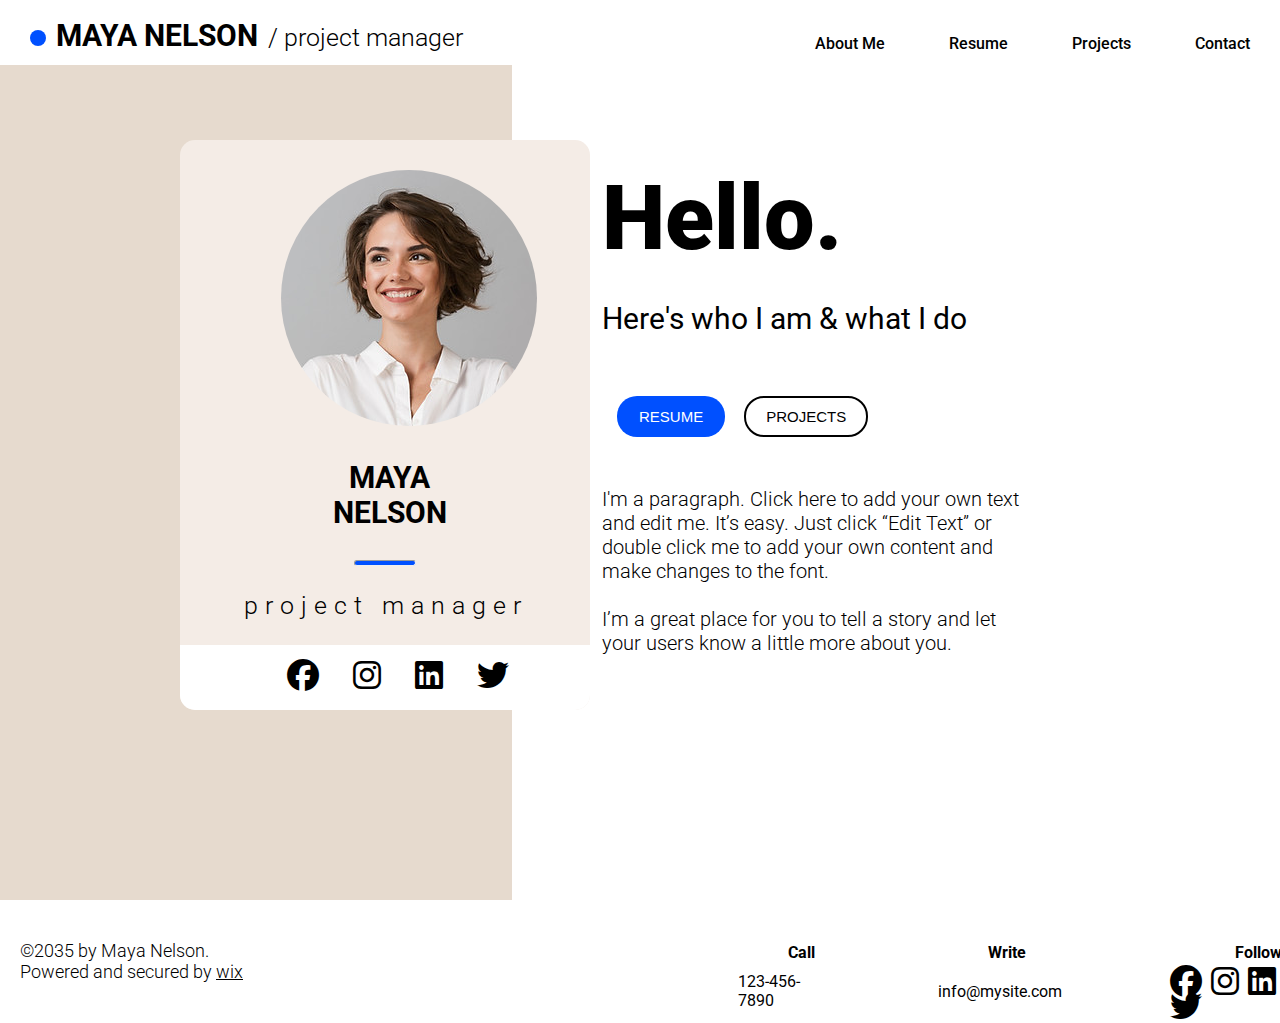
<file: index.html>
<!DOCTYPE html>
<html lang="en">

<head>
    <meta charset="UTF-8">
    <meta name="viewport" content="width=device-width, initial-scale=1.0">
    <title>About Me</title>
    <link rel="stylesheet" href="./css/style.css">
    <link rel="preconnect" href="https://fonts.googleapis.com">
    <link rel="preconnect" href="https://fonts.gstatic.com" crossorigin>
    <link
        href="https://fonts.googleapis.com/css2?family=DM+Sans:ital,opsz,wght@0,9..40,200;0,9..40,300;0,9..40,500;0,9..40,800;1,9..40,600;1,9..40,700&family=Roboto:ital,wght@0,100;0,300;0,400;0,500;0,700;0,900;1,100;1,300;1,400;1,500;1,700;1,900&display=swap"
        rel="stylesheet">
        <link rel="stylesheet" href="https://cdnjs.cloudflare.com/ajax/libs/font-awesome/6.4.2/css/all.min.css">
</head>

<body>
    <header>
        <div class="div1">
            <div class="dot"></div><a href="./index.html" class="name1">maya nelson </a> <a href="./index1.html"
                class="job1">/ project
                manager</a>
        </div>
        <div class="div2">
            <ul>
                <li><a href="./index.html" class="li-a" target="_self">about me</a></li>
                <li><a href="./index1.html" class="li-a" target="_self">resume</a></li>
                <li><a href="./index2.html" class="li-a" target="_self">projects</a></li>
                <li><a href="./index3.html" class="li-a" target="_self">contact</a></li>
            </ul>
        </div>
    </header>
    <main class="sec1">
        <div class="div3">
            <div class="name2">
                <img class="image1" src="./image/AdobeStock_230407429.jpeg">
                <p class="name1">maya <br> nelson</p>
                <hr>
                <p class="job1">project manager</p>
                <div class="social-media">
                    <a href="#"><i class="fa-brands fa-facebook fa-2xl facebook2 facebook"></i></a>
                    <a href="#"><i class="fa-brands fa-instagram fa-2xl instagram2 instagram"></i></a>
                    <a href="#"><i class="fa-brands fa-linkedin fa-2xl linkedin2 linkedin"></i></a>
                    <a href="#"><i class="fa-brands fa-twitter fa-2xl twitter2 twitter"></i> </a>
                </div>
            </div>
        </div>
        <div class="div4">
            <div class="into">
                <h2 class="hello">Hello.</h2>
                <p class="here">Here's who I am & what I do</p>
                <button class="butt1"><a href="./index1.html" class="as8">RESUME</a></button>
                <button class="button2"><a href="./index2.html" class="as9">PROJECTS</a></button>
                <p class="text">I'm a paragraph. Click here to add your own text <br>and edit me. It’s easy. Just click
                    “Edit Text” or <br>double click me to add your own content and <br>make changes to the font.
                    <br><br>
                    I’m a great place for you to tell a story and let <br> your users know a little more about you.
                </p>
            </div>
        </div>
    </main>
    <footer class="end">
        <div class="div5">&copy;2035 by Maya Nelson. <br>
            Powered and secured by <a href="https://www.wix.com/?utm_campaign=vir_created_with" class="wix"
                target="_blank">wix</a>
        </div>
        <div class="div6">
            <table>
                <tr>
                    <th>Call</th>
                    <th>Write</th>
                    <th>Follow</th>
                </tr>
                <tr>
                    <td class="td1">123-456-7890</td>
                    <td class="td2">info@mysite.com</td>
                    <td class="td3">
                        <a href="#"><i class="fa-brands fa-facebook fa-2xl facebook2"></i></a>
                        <a href="#"><i class="fa-brands fa-instagram fa-2xl instagram2"></i></a>
                        <a href="#"><i class="fa-brands fa-linkedin fa-2xl linkedin2"></i></a>
                        <a href="#"><i class="fa-brands fa-twitter fa-2xl twitter2"></i> </a>
                    </td>
                </tr>
            </table>
        </div>
    </footer>
</body>
</file>
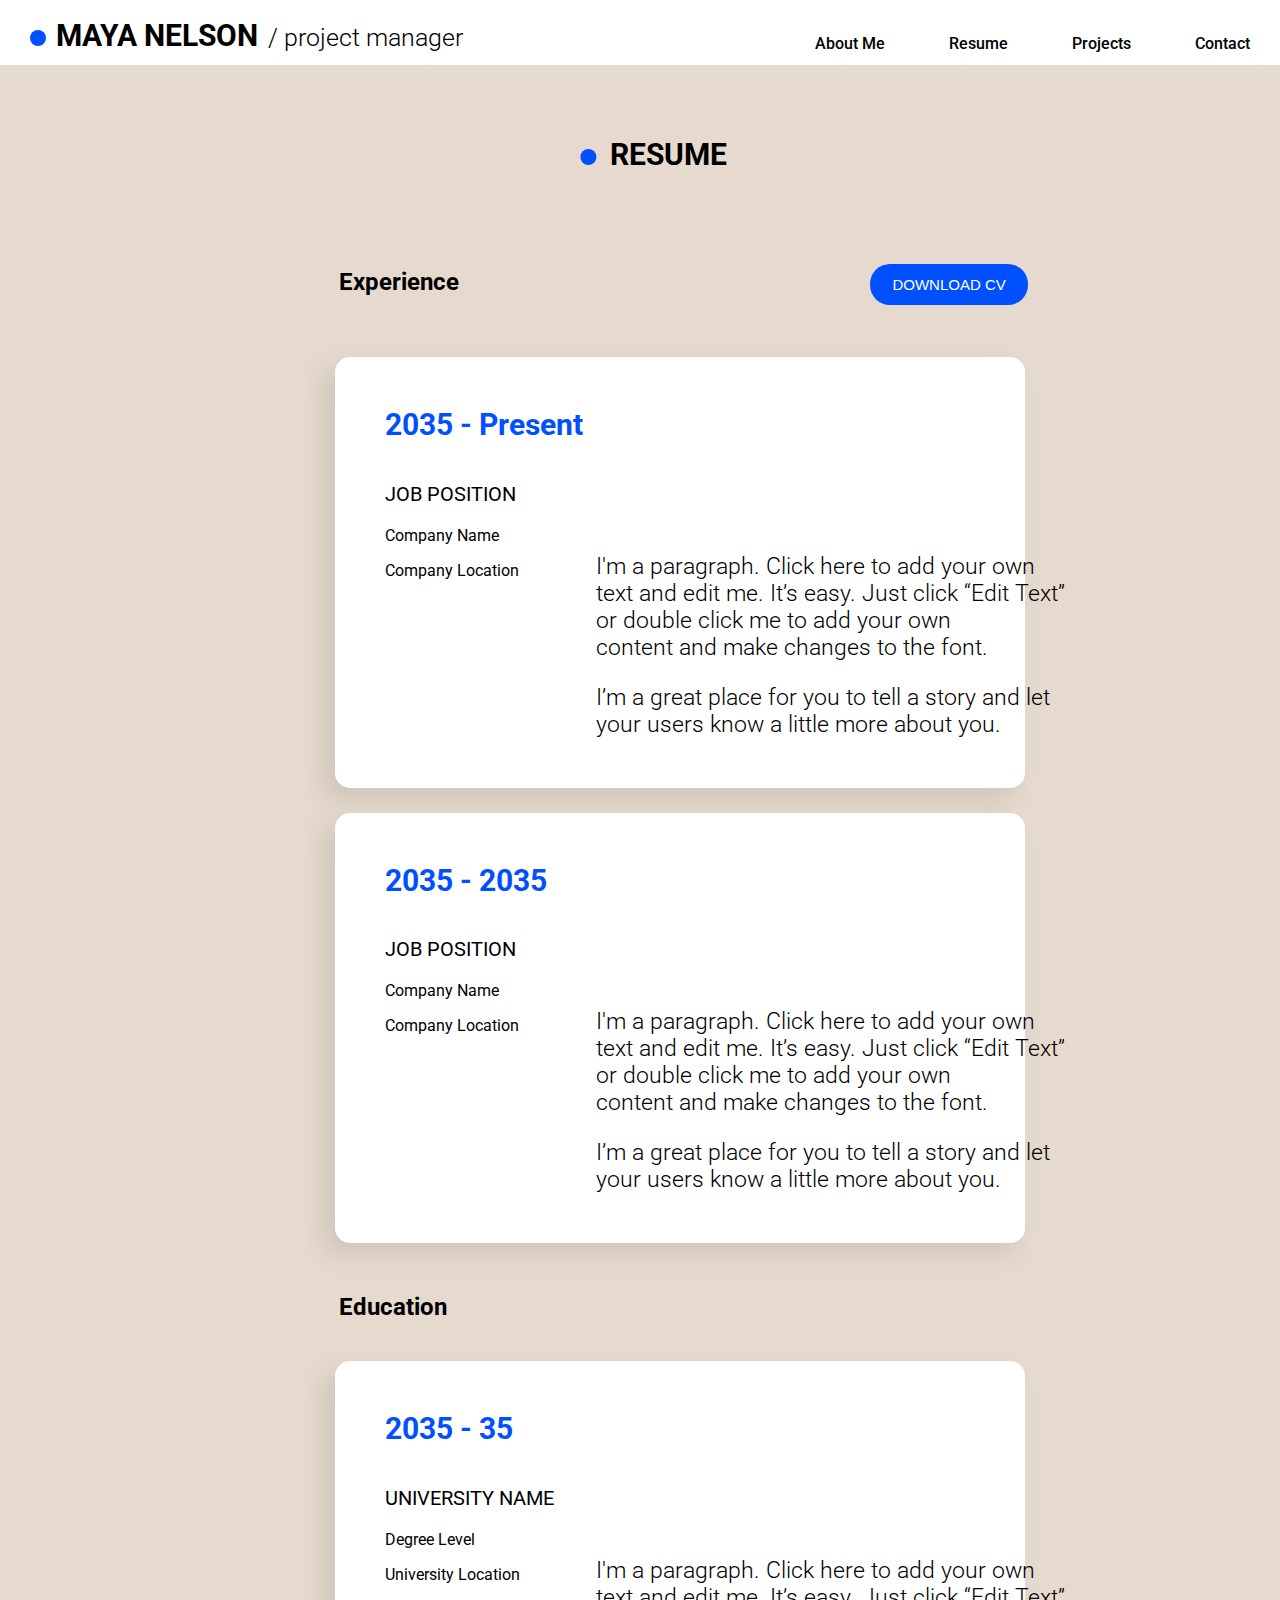
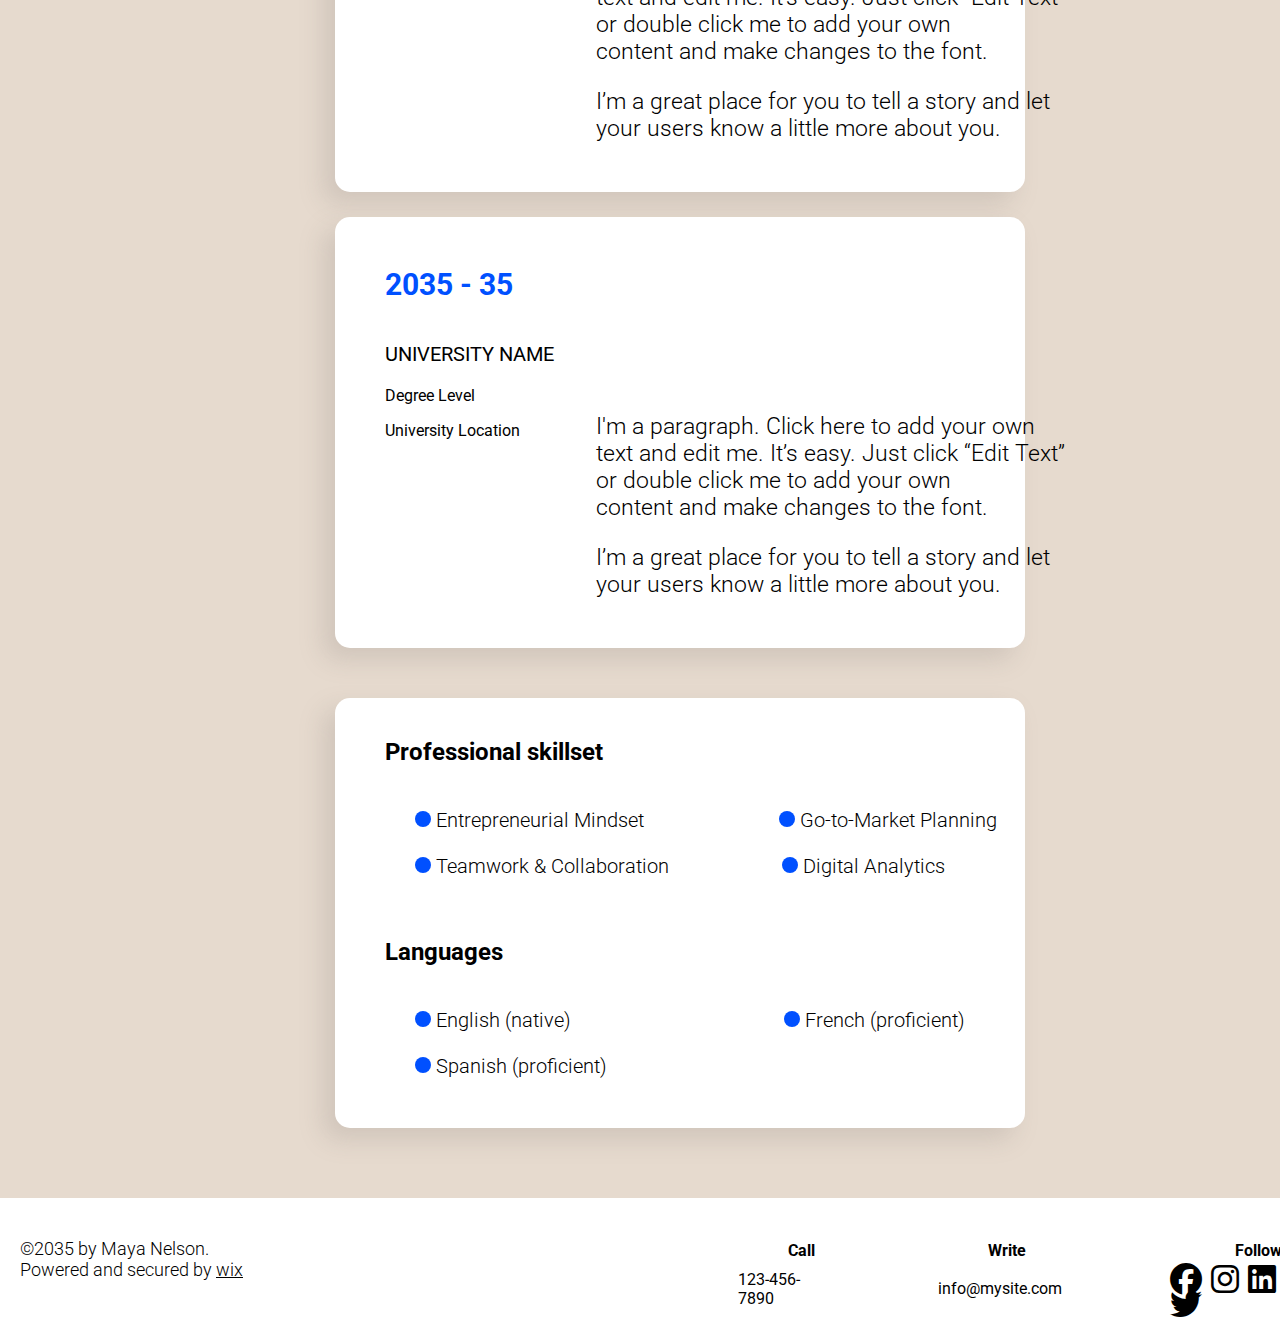
<file: index1.html>
<!DOCTYPE html>
<html lang="en">

<head>
    <meta charset="UTF-8">
    <meta name="viewport" content="width=device-width, initial-scale=1.0">
    <title>Resume</title>
    <link rel="stylesheet" href="./css/style.css">
    <link rel="stylesheet" href="./css/style1.css">
    <link rel="preconnect" href="https://fonts.googleapis.com">
    <link rel="preconnect" href="https://fonts.gstatic.com" crossorigin>
    <link
        href="https://fonts.googleapis.com/css2?family=DM+Sans:ital,opsz,wght@0,9..40,200;0,9..40,300;0,9..40,500;0,9..40,800;1,9..40,600;1,9..40,700&family=Roboto:ital,wght@0,100;0,300;0,400;0,500;0,700;0,900;1,100;1,300;1,400;1,500;1,700;1,900&display=swap"
        rel="stylesheet">
        <link rel="stylesheet" href="https://cdnjs.cloudflare.com/ajax/libs/font-awesome/6.4.2/css/all.min.css">
</head>

<body>
    <header>
        <div class="div1">
            <div class="dot"></div><a href="./index.html" class="name1">maya nelson </a> <a href="./index1.html"
                class="job1">/
                project
                manager</a>
        </div>
        <div class="div2">
            <ul>
                <li><a href="./index.html" class="li-a">about me</a></li>
                <li><a href="./index1.html" class="li-a">resume</a></li>
                <li><a href="./index2.html" class="li-a">projects</a></li>
                <li><a href="./index3.html" class="li-a">contact</a></li>
            </ul>
        </div>
    </header>
    <div class="parent">
        <div class="ha">
            <div class="dot dot-2"></div>
            <h2 class="name1 name3">RESUME</h2>
        </div>
        <h2 class="exp">Experience</h2>
        <button class="button3"><a href="#" download="./files/ibrahim mohamed     frontend developer  .pdf">DOWNLOAD
                CV</a></button>
        <div class="div7">
            <h2 class="he1">2035 - Present</h2>
            <p class="he2">JOB POSITION</p>
            <p class="he3">Company Name</p>
            <p class="he4">Company Location</p>
            <p class="he5">I'm a paragraph. Click here to add your own <br>
                text and edit me. It’s easy. Just click “Edit
                Text” <br>
                or double click me to add your own <br>
                content and make changes to the font.</p>
            <p class="he6">I’m a great place for you to tell a story and let <br>
                your users know a little more about you.</p>
        </div>
        <div class="div7 div7re">
            <h2 class="he1">2035 - 2035</h2>
            <p class="he2">JOB POSITION</p>
            <p class="he3">Company Name</p>
            <p class="he4">Company Location</p>
            <p class="he5">I'm a paragraph. Click here to add your own <br>
                text and edit me. It’s easy. Just click “Edit
                Text” <br>
                or double click me to add your own <br>
                content and make changes to the font.</p>
            <p class="he6">I’m a great place for you to tell a story and let <br>
                your users know a little more about you.</p>
        </div>
        <h2 class="exp expre">Education</h2>
        <div class="div7">
            <h2 class="he1">2035 - 35</h2>
            <p class="he2">UNIVERSITY NAME</p>
            <p class="he3">Degree Level</p>
            <p class="he4">University Location</p>
            <p class="he5">I'm a paragraph. Click here to add your own <br>
                text and edit me. It’s easy. Just click “Edit
                Text” <br>
                or double click me to add your own <br>
                content and make changes to the font.</p>
            <p class="he6">I’m a great place for you to tell a story and let <br>
                your users know a little more about you.</p>
        </div>
        <div class="div7 div7re">
            <h2 class="he1">2035 - 35</h2>
            <p class="he2">UNIVERSITY NAME</p>
            <p class="he3">Degree Level</p>
            <p class="he4">University Location</p>
            <p class="he5">I'm a paragraph. Click here to add your own <br>
                text and edit me. It’s easy. Just click “Edit
                Text” <br>
                or double click me to add your own <br>
                content and make changes to the font.</p>
            <p class="he6">I’m a great place for you to tell a story and let <br>
                your users know a little more about you.</p>
        </div>
        <div class="div7 div8">
            <h2 class="he9">Professional skillset</h2>
            <span class="he11">
                <div class="dot dotre"></div> Entrepreneurial Mindset
            </span>
            <span class="he12">
                <div class="dot dotre"></div> Go-to-Market Planning
            </span>
            <br>
            <span class="he13">
                <div class="dot dotre"></div> Teamwork & Collaboration
            </span>
            <span class="he14">
                <div class="dot dotre"></div> Digital Analytics
            </span>
            <h2 class="he10">Languages</h2>
            <span class="he15">
                <div class="dot dotre"></div> English (native)
            </span>
            <span class="he16">
                <div class="dot dotre"></div> French (proficient)
            </span>
            <br>
            <span class="he17">
                <div class="dot dotre"></div> Spanish (proficient)
            </span>
        </div>
    </div>
    <footer class="end">
        <div class="div5">&copy;2035 by Maya Nelson. <br>
            Powered and secured by <a href="https://www.wix.com/?utm_campaign=vir_created_with" class="wix"
                target="_blank">wix</a>
        </div>
        <div class="div6">
            <table>
                <tr>
                    <th>Call</th>
                    <th>Write</th>
                    <th>Follow</th>
                </tr>
                <tr>
                    <td class="td1">123-456-7890</td>
                    <td class="td1">info@mysite.com</td>
                    <td class="td3">
                        <a href="#"><i class="fa-brands fa-facebook fa-2xl facebook2"></i></a>
                        <a href="#"><i class="fa-brands fa-instagram fa-2xl instagram2"></i></a>
                        <a href="#"><i class="fa-brands fa-linkedin fa-2xl linkedin2"></i></a>
                        <a href="#"><i class="fa-brands fa-twitter fa-2xl twitter2"></i> </a>
                    </td>
                </tr>
            </table>
        </div>
    </footer>
</body>

</html>
</file>
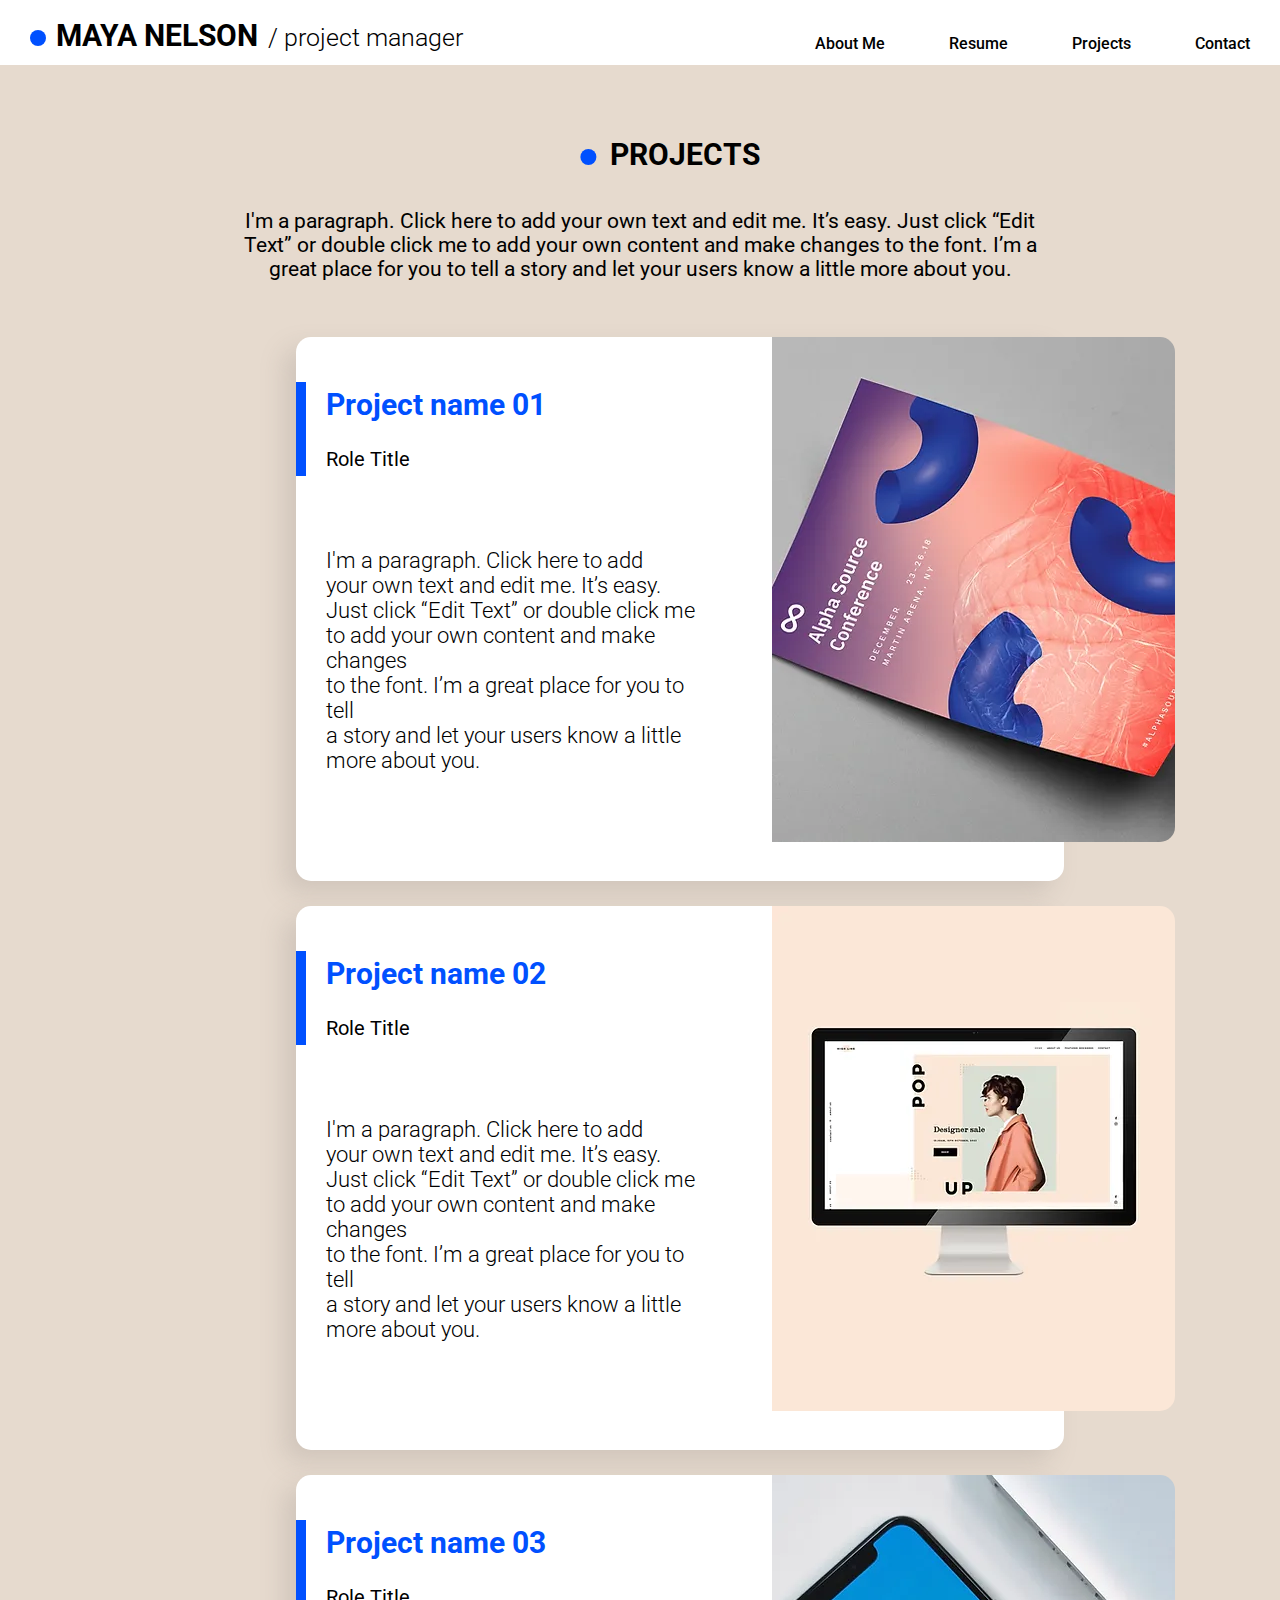
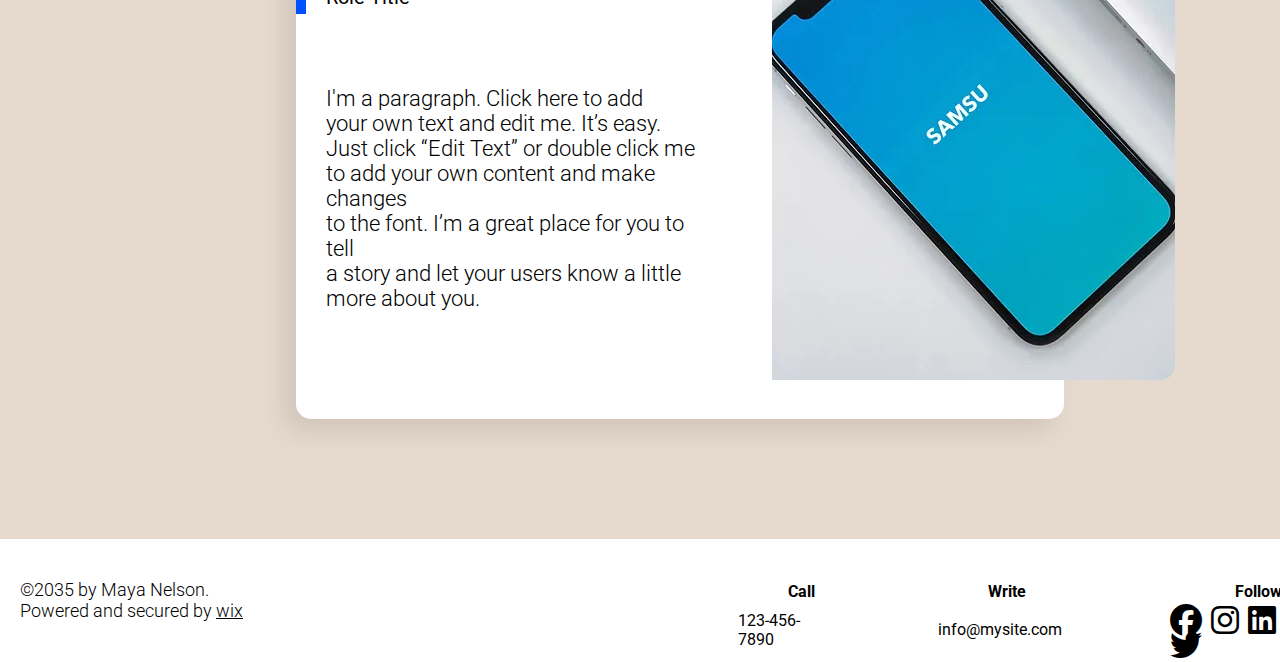
<file: index2.html>
<!DOCTYPE html>
<html lang="en">

<head>
    <meta charset="UTF-8">
    <meta name="viewport" content="width=device-width, initial-scale=1.0">
    <title>Projects</title>
    <link rel="stylesheet" href="./css/style.css">
    <link rel="stylesheet" href="./css/style1.css">
    <link rel="stylesheet" href="./css/style2.css">
    <link rel="preconnect" href="https://fonts.googleapis.com">
    <link rel="preconnect" href="https://fonts.gstatic.com" crossorigin>
    <link
        href="https://fonts.googleapis.com/css2?family=DM+Sans:ital,opsz,wght@0,9..40,200;0,9..40,300;0,9..40,500;0,9..40,800;1,9..40,600;1,9..40,700&family=Roboto:ital,wght@0,100;0,300;0,400;0,500;0,700;0,900;1,100;1,300;1,400;1,500;1,700;1,900&display=swap"
        rel="stylesheet">
        <link rel="stylesheet" href="https://cdnjs.cloudflare.com/ajax/libs/font-awesome/6.4.2/css/all.min.css">
</head>

<body>
    <header>
        <div class="div1">
            <div class="dot"></div><a href="./index.html" class="name1">maya nelson </a> <a href="./index1.html"
                class="job1">/
                project
                manager</a>
        </div>
        <div class="div2">
            <ul>
                <li><a href="./index.html" class="li-a" target="_self">about me</a></li>
                <li><a href="./index1.html" class="li-a" target="_self">resume</a></li>
                <li><a href="./index2.html" class="li-a" target="_self">projects</a></li>
                <li><a href="./index3.html" class="li-a" target="_self">contact</a></li>
            </ul>
        </div>
    </header>
    <div class="parent">
        <div class="ha">
            <div class="dot dot-2"></div>
            <h2 class="name1 name3">PROJECTS</h2>
        </div>
        <p class="as1">I'm a paragraph. Click here to add your own text and edit me. It’s easy. Just click “Edit
            <br>Text” or
            double click me to add your own content and make changes to the font. I’m a <br>great place for you to
            tell a story and let your users know a little more about you.
        </p>
        <div class="div7">
            <div class="as6">
                <div class="as2">
                    <h2 class="he1 as3">Project name 01</h2>
                    <h2 class="he2 as4">Role Title</h2>
                </div>
                <p class="as5">I'm a paragraph. Click here to add <br>your own text and edit me. It’s easy.<br> Just
                    click
                    “Edit Text” or double click me <br>to add your own content and make changes <br>to the font. I’m a
                    great place for you to tell <br>a story and let your users know a little <br>more about you.
                </p>
            </div>
            <div class="as7">
                <img src="./image/Leaflet.webp">
            </div>
        </div>
        <div class="div7">
            <div class="as6">
                <div class="as2">
                    <h2 class="he1 as3">Project name 02</h2>
                    <h2 class="he2 as4">Role Title</h2>
                </div>
                <p class="as5">I'm a paragraph. Click here to add <br>your own text and edit me. It’s easy.<br> Just
                    click
                    “Edit Text” or double click me <br>to add your own content and make changes <br>to the font. I’m a
                    great place for you to tell <br>a story and let your users know a little <br>more about you.
                </p>
            </div>
            <div class="as7">
                <img src="./image/Website_Mockup.webp">
            </div>
        </div>
        <div class="div7">
            <div class="as6">
                <div class="as2">
                    <h2 class="he1 as3">Project name 03</h2>
                    <h2 class="he2 as4">Role Title</h2>
                </div>
                <p class="as5">I'm a paragraph. Click here to add <br>your own text and edit me. It’s easy.<br> Just
                    click
                    “Edit Text” or double click me <br>to add your own content and make changes <br>to the font. I’m a
                    great place for you to tell <br>a story and let your users know a little <br>more about you.
                </p>
            </div>
            <div class="as7">
                <img src="./image/App Screen.webp">
            </div>
        </div>
    </div>
    <footer class="end">
        <div class="div5">&copy;2035 by Maya Nelson. <br>
            Powered and secured by <a href="https://www.wix.com/?utm_campaign=vir_created_with" class="wix"
                target="_blank">wix</a>
        </div>
        <div class="div6">
            <table>
                <tr>
                    <th>Call</th>
                    <th>Write</th>
                    <th>Follow</th>
                </tr>
                <tr>
                    <td class="td1">123-456-7890</td>
                    <td class="td2">info@mysite.com</td>
                    <td class="td3">
                        <a href="#"><i class="fa-brands fa-facebook fa-2xl facebook2"></i></a>
                        <a href="#"><i class="fa-brands fa-instagram fa-2xl instagram2"></i></a>
                        <a href="#"><i class="fa-brands fa-linkedin fa-2xl linkedin2"></i></a>
                        <a href="#"><i class="fa-brands fa-twitter fa-2xl twitter2"></i> </a>
                    </td>
                </tr>
            </table>
        </div>
    </footer>
</body>

</html>
</file>
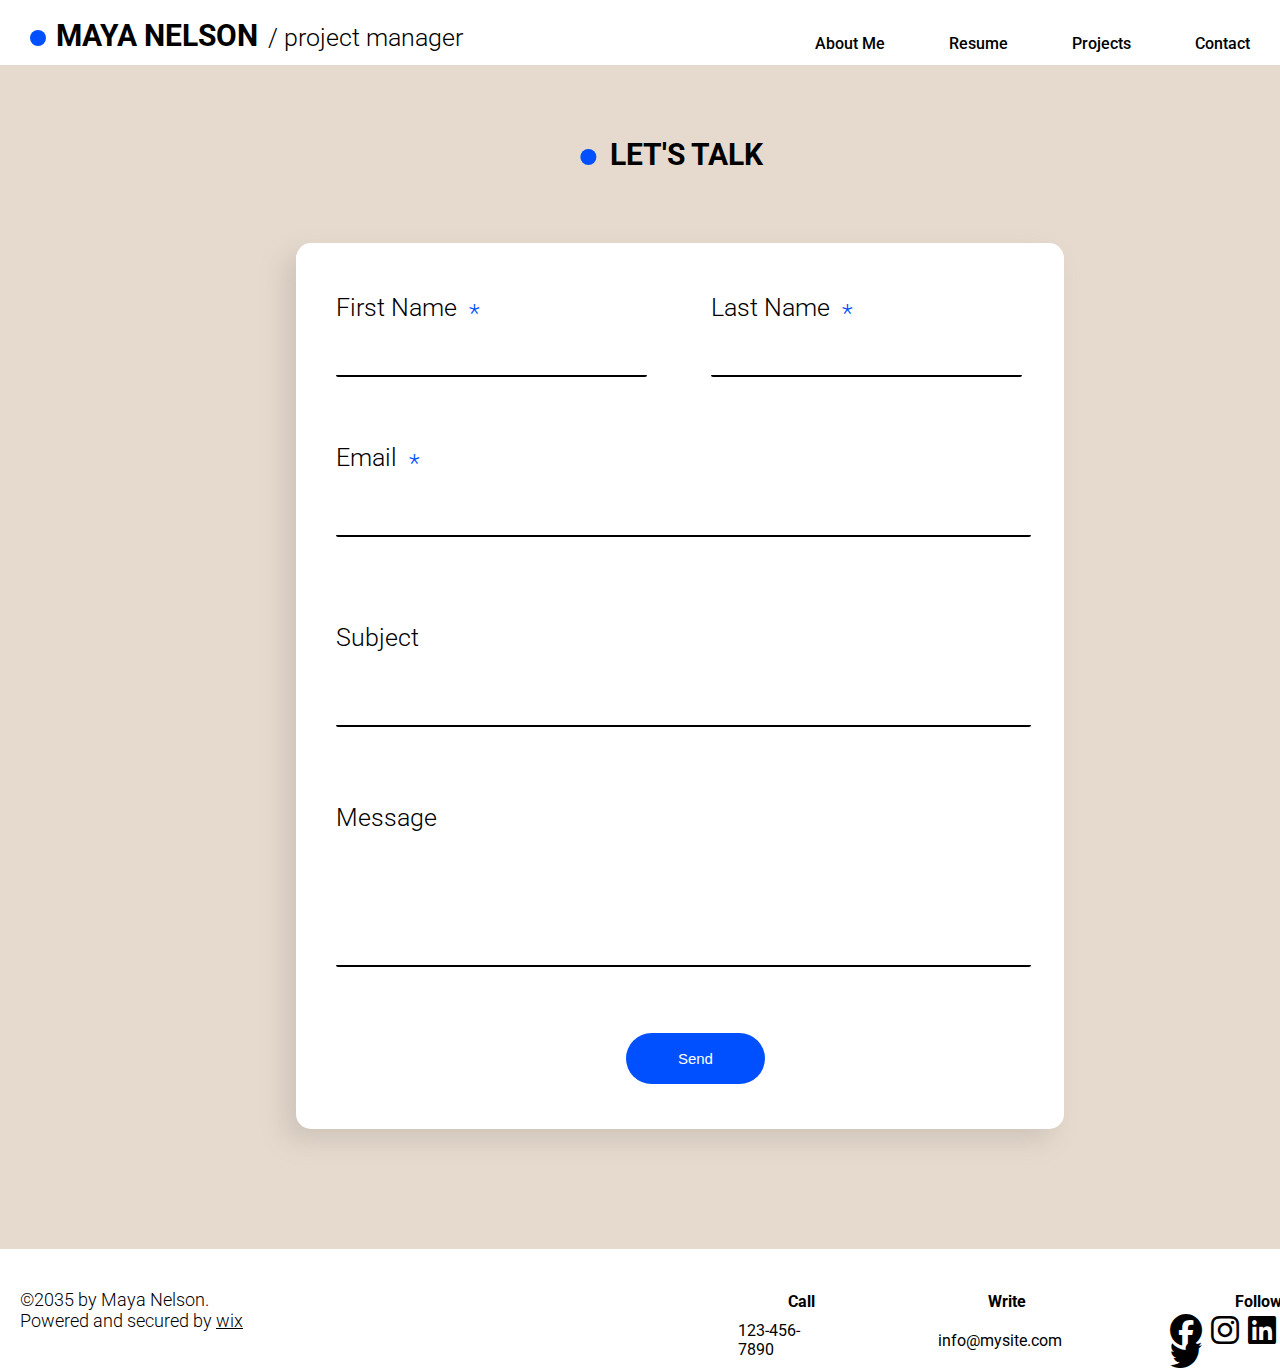
<file: index3.html>
<!DOCTYPE html>
<html lang="en">

<head>
    <meta charset="UTF-8">
    <meta name="viewport" content="width=device-width, initial-scale=1.0">
    <title>Contact</title>
    <link rel="stylesheet" href="./css/style.css">
    <link rel="stylesheet" href="./css/style1.css">
    <link rel="stylesheet" href="./css/style2.css">
    <link rel="stylesheet" href="./css/style3.css">
    <link rel="preconnect" href="https://fonts.googleapis.com">
    <link rel="preconnect" href="https://fonts.gstatic.com" crossorigin>
    <link
        href="https://fonts.googleapis.com/css2?family=DM+Sans:ital,opsz,wght@0,9..40,200;0,9..40,300;0,9..40,500;0,9..40,800;1,9..40,600;1,9..40,700&family=Roboto:ital,wght@0,100;0,300;0,400;0,500;0,700;0,900;1,100;1,300;1,400;1,500;1,700;1,900&display=swap"
        rel="stylesheet">
    <link rel="stylesheet" href="https://cdnjs.cloudflare.com/ajax/libs/font-awesome/6.4.2/css/all.min.css">
</head>

<body>
    <header>
        <div class="div1">
            <div class="dot"></div><a href="./index.html" class="name1">maya nelson </a> <a href="./index1.html"
                class="job1">/
                project
                manager</a>
        </div>
        <div class="div2">
            <ul>
                <li><a href="./index.html" class="li-a" target="_self">about me</a></li>
                <li><a href="./index1.html" class="li-a" target="_self">resume</a></li>
                <li><a href="./index2.html" class="li-a" target="_self">projects</a></li>
                <li><a href="./index3.html" class="li-a" target="_self">contact</a></li>
            </ul>
        </div>
    </header>
    <div class="parent">
        <div class="ha">
            <div class="dot dot-2"></div>
            <h2 class="name1 name3">Let's talk</h2>
        </div>
        <div class="div7">
            <form action="mailto:ibrahim.mohamed.ibrahim.010@gmail.com" method="post">
                <label class="first">First Name &nbsp;<span class="star">*</span></label>
                <input class="first-in" type="text">
                <label class="last">Last Name &nbsp;<span class="star">*</span></label>
                <input class="last-in" type="text">
                <label class="email">Email &nbsp;<span class="star">*</span></label>
                <input class="email-in" type="text">
                <label class="subject">Subject</label>
                <input class="subject-in" type="text">
                <label class="message">Message</label>
                <input type="text" class="message-in"></input>
                <button class="butt1"><a href="#" class="as8">Send</a></button>
            </form>
        </div>
    </div>

    <footer class="end">
        <div class="div5">&copy;2035 by Maya Nelson. <br>
            Powered and secured by <a href="https://www.wix.com/?utm_campaign=vir_created_with" class="wix"
                target="_blank">wix</a>
        </div>
        <div class="div6">
            <table>
                <tr>
                    <th>Call</th>
                    <th>Write</th>
                    <th>Follow</th>
                </tr>
                <tr>
                    <td class="td1">123-456-7890</td>
                    <td class="td2">info@mysite.com</td>
                    <td class="td3">
                        <a href="#"><i class="fa-brands fa-facebook fa-2xl facebook2"></i></a>
                        <a href="#"><i class="fa-brands fa-instagram fa-2xl instagram2"></i></a>
                        <a href="#"><i class="fa-brands fa-linkedin fa-2xl linkedin2"></i></a>
                        <a href="#"><i class="fa-brands fa-twitter fa-2xl twitter2"></i> </a>
                    </td>
                </tr>
            </table>
        </div>
    </footer>
</body>

</html>
</file>
<file: css/style.css>
/* time used to do this page    =>    4h */
body {
    font-family: 'DM Sans', sans-serif;
    font-family: 'Roboto', sans-serif;
    margin: 0;
}

header {
    width: 100%;
    height: 60px;
    position: fixed;
    padding-top: 5px;
    background-color: #ffffff;
    z-index: 1;
}


.dot {
    margin-left: 30px;
    width: 16px;
    height: 16px;
    background-color: #0050ff;
    border-radius: 50%;
    margin-top: 25px;
    display: inline-block;
}

.div1 a {
    text-decoration: none;
    color: black;
}

.name1 {
    margin-left: 10px;
    font-size: 30px;
    font-weight: 700;
    text-transform: uppercase;
    transition: 1s;
}

.name1:hover {
    font-size: 35px;

}

.job1 {
    margin-left: 3px;
    font-size: 25px;
    font-weight: 300;
    transition: 1s;
}

.job1:hover {
    font-size: 30px;

}

ul {
    margin-top: 34px;
    float: right;
    list-style: none;
    position: absolute;
    right: 0;
    top: 0;
}

li {
    display: inline-block;
    margin-left: 30px;
    font-weight: 500;
    font-size: 15;
    text-transform: capitalize;
    margin-right: 30px;
}
.li-a{
    text-decoration: none;
    color: #000000;
    transition: 1s;
}

.li-a:hover {
    color: #0050ff;
    font-size: 20px;
    font-weight: 500;
}

.div3 {
    float: left;
    width: 40%;
    height: 900px;
    background-color: #e6dace;
}

.div4 {
    float: right;
    width: 60%;
    height: 900px;
}

.name2 {
    width: 80%;
    background-color: #f4ece6;
    border-radius: 15px;
    position: relative;
    top: 140px;
    left: 180px;
}

.image1 {
    border-radius: 50%;
    margin-top: 30px;
    align-items: center;
    position: relative;
    left: 101px;
}

.name2 .name1,
.name2 .job1 {
    text-align: center;
}

.name2 .job1 {
    letter-spacing: 7px;
    transition: 1s;
}

.name2 .job1:hover {
    letter-spacing: 3px;
}

hr {
    width: 60px;
    height: 4px;
    background-color: #0050ff;
    border-radius: 4px;
}

.social-media {
    width: 100%;
    height: 50px;
    background-color: #ffffff;
    padding-top: 15px;
    border-bottom-left-radius: 15px;
    border-bottom-right-radius: 15px;
}

.facebook {
    margin-left: 25%;
    transition: 1s;
}

.linkedin,
.instagram,
.twitter {
    margin-left: 25px;
}

.into {
    width: 70%;
    position: relative;
    top: 91px;
    left: 90px;
}

.hello {
    font-size: 90px;
    font-weight: 900;
    margin-bottom: 0;
}

.here {
    padding-top: 0;
    font-size: 30px;
    font-weight: 400;
}

.butt1,
.button2 {
    padding: 10px 20px;
    margin-left: 15px;
    border-radius: 20px;
    font-size: 15px;
    font-weight: 400;
    border: 0 none transparent;
    margin-top: 30px;
    margin-bottom: 30px;
}

.butt1 {
    background-color: #0050ff;
    border: 2px solid transparent;
    transition: 1.5s;
}

.butt1 a{
    text-decoration: none;
    color: #ffffff;
    transition: 1.5s;
}
.as8:hover{
    color: #000000;
}
.butt1:hover {
    background-color: #ffffff;
    border: 2px solid #0050ff;
}

.button2 {
    background-color: #ffffff;
    border: 2px solid #000000;
    transition: 1.5s;
}
.button2 a{
    text-decoration: none;
    color: #000000;
    transition: 1.5s;
}
.as9:hover{
    color: #ffffff;
}

.button2:hover {
    background-color: #0050ff;
    border: 0;
    color: #ffffff;
}

.text {
    font-size: 20px;
    font-weight: 300;
}

.div5 {
    float: left;
    width: 45%;
    padding: 40px 0 40px 20px;
    font-size: 18px;
    font-weight: 300;
}

.wix {
    color: #000000;
    transition: 1s;
}

.wix:hover {
    color: #0050ff;
    font-size: 22px;
}

.div6 {
    float: left;
    width: 50%;
    text-align: left;
    padding: 40px 0 0 20px;
}

th {
    padding-left: 170px;
    margin-bottom: 10px;
}

.td1,
.td2,
.td3 {
    padding-left: 120px;
}
.td3{
    padding-left: 100px;
}
.fa-brands{
    margin-top: 15px;
    color: black;
    transition: 1s;
    padding-left: 5px;
}
.facebook2:hover{
    color: #109ff5;
}
.linkedin2:hover{
    color: #0a66c2;
}
.twitter2:hover{
    color: #1da1f3;
}
</file>
<file: css/style1.css>
/* time used to do this page    =>    2h */
.parent {
    width: 100%;
    background-color: #e6dace;
    overflow-x: hidden;
    padding-bottom: 70px;
}

.name3 {
    display: inline;
    transition: 1s;
}
.name3:hover{
    color: hwb(221 2% 20%);

}

.ha {
    transform: translate(43%, 50%);
    margin-top: 100px;
}

.exp {
    margin-top: 120px;
    transform: translate(26.5%);
}

.button3 {
    padding: 10px 20px;
    border-radius: 20px;
    font-size: 15px;
    font-weight: 400;
    border: 0 none transparent;
    background-color: #0050ff;
    border: 2px solid transparent;
    transition: 1.5s;
    position: relative;
    top: -52px;
    left: 68%;
}
.button3 a{
    text-decoration: none;
    color: #ffffff;
}
.button3:hover {
    background-color: #ffffff;
    border: 2px solid #0050ff;
    
}
.button3 a:hover{
    color: #000000;
}

.div7 {
    background-color: white;
    width: 50%;
    margin: auto;
    border-radius: 15px;
    position: relative;
    left: 40px;
    padding-left: 50px;
    margin-top: -25px;
    box-shadow: -11.31px 11.31px 25px 0px rgba(138,131,124,0.23);
}
.he1{
    color: #0050ff;
    font-size: 30px;
    padding-top: 50px;
}
.he2,
.he3,
.he4{
font-weight: 400;
}
.he2{
    padding-top: 15px;
    font-size: 20px;
}
.he5,
.he6{
font-size: 23px;
font-weight: 300;
position: relative;
left: 33%;
bottom: 50px;
}
.div7re{
    margin-top: 15px;
}
.expre{
    margin-top: 50px;
    margin-bottom: 65px;
}
.div8{
    margin-top: 50px;
    padding-bottom: 50px;
}
.he9{
    padding-top: 40px;
}
.he11,
.he12,
.he13,
.he14,
.he15,
.he16,
.he17{
font-size: 20px;
font-weight: 300;
}
.he12{
padding-left: 100px;
}
.he14{
    padding-left: 78px;
}
.he10{
    padding-top: 40px;
}
.he16{
    padding-left: 178px;
}
</file>
<file: css/style2.css>
/* time used to do this page    =>   1h*/
.div7{
    padding: 0;
    padding-top: 20px;
    margin-bottom: 50px;
    padding-bottom: 86px;
    width: 60%;
}
.as1{
    text-align: center;
    padding-top: 40px;
    padding-bottom: 60px;
    font-size: 21px;
    font-weight: 400;
}

.as2{
    border-left: solid 10px #0050ff;
}
.as3{
    padding-top: 5px;
    padding-left: 20px;
    margin-bottom: 10px;
}
.as4{
    padding-left: 20px;
    padding-bottom: 5px;
    margin: 0;
}
.as5{
    width: 50%;
    padding-left: 30px;
    padding-top: 50px;
    font-size: 22px;
    font-weight: 300;
}

.as7 img{
    position: absolute;
    left: 476px;
    top: 0px;
    border-top-right-radius: 15px;
    border-bottom-right-radius: 15px;
}
</file>
<file: css/style3.css>
/* time used to do this page    =>    2h */
.div7 {
    margin-top: 95px;
    height: 780px;
    position: relative;
}

.star {
    position: absolute;
    top: 6px;
    color: #0050ff;
}

.first,
.last,
.email,
.message,
.subject {
    position: absolute;
    font-size: 25px;
    font-weight: 300;
    transition: 1s;
    margin-top: 50px;
}

.first-in,
.last-in,
.email-in,
.subject-in,
.message-in {
    border: 0;
    border-bottom: solid #000000 2px;
    position: absolute;
    width: 40%;
    font-size: 20px;
    font-weight: 100;
    height: 30px;
    transition: 0.5s;
    border-radius: 2px;
    outline: none;
}

.first:hover,
.last:hover,
.email:hover {
    color: #043aae;
}

.first-in:hover,
.last-in:hover,
.email-in:hover,
.message-in:hover,
.subject-in:hover {
    border-bottom: solid #0050ff 2px;
    border-radius: 2px;
}

.first {
    top: 0;
    left: 40px;
}

.first-in {
    top: 100px;
    left: 40px;
}

.last {
    top: 0;
    left: 54%;
}

.last-in {
    top: 100px;
    left: 54%;
}

.email {
    top: 150px;
    left: 40px;
}


.email-in {
    top: 260px;
    left: 40px;
    width: 90%;
}

.subject {
    top: 330px;
    left: 40px;
}

.subject-in {
    top: 450px;
    left: 40px;
    width: 90%;
}

.message {
    top: 510px;
    left: 40px;
}

.message-in {
    resize: none;
    height: 100px;
    top: 620px;
    left: 40px;
    width: 90%;
}

.butt1 {
    position: absolute;
    top: 760px;
    left: 41%;
    padding: 15px 50px;
    border-radius: 30px;
}

.butt1 .as8:hover {
    color: #000000;
    font-size: 25px;
}
</file>
